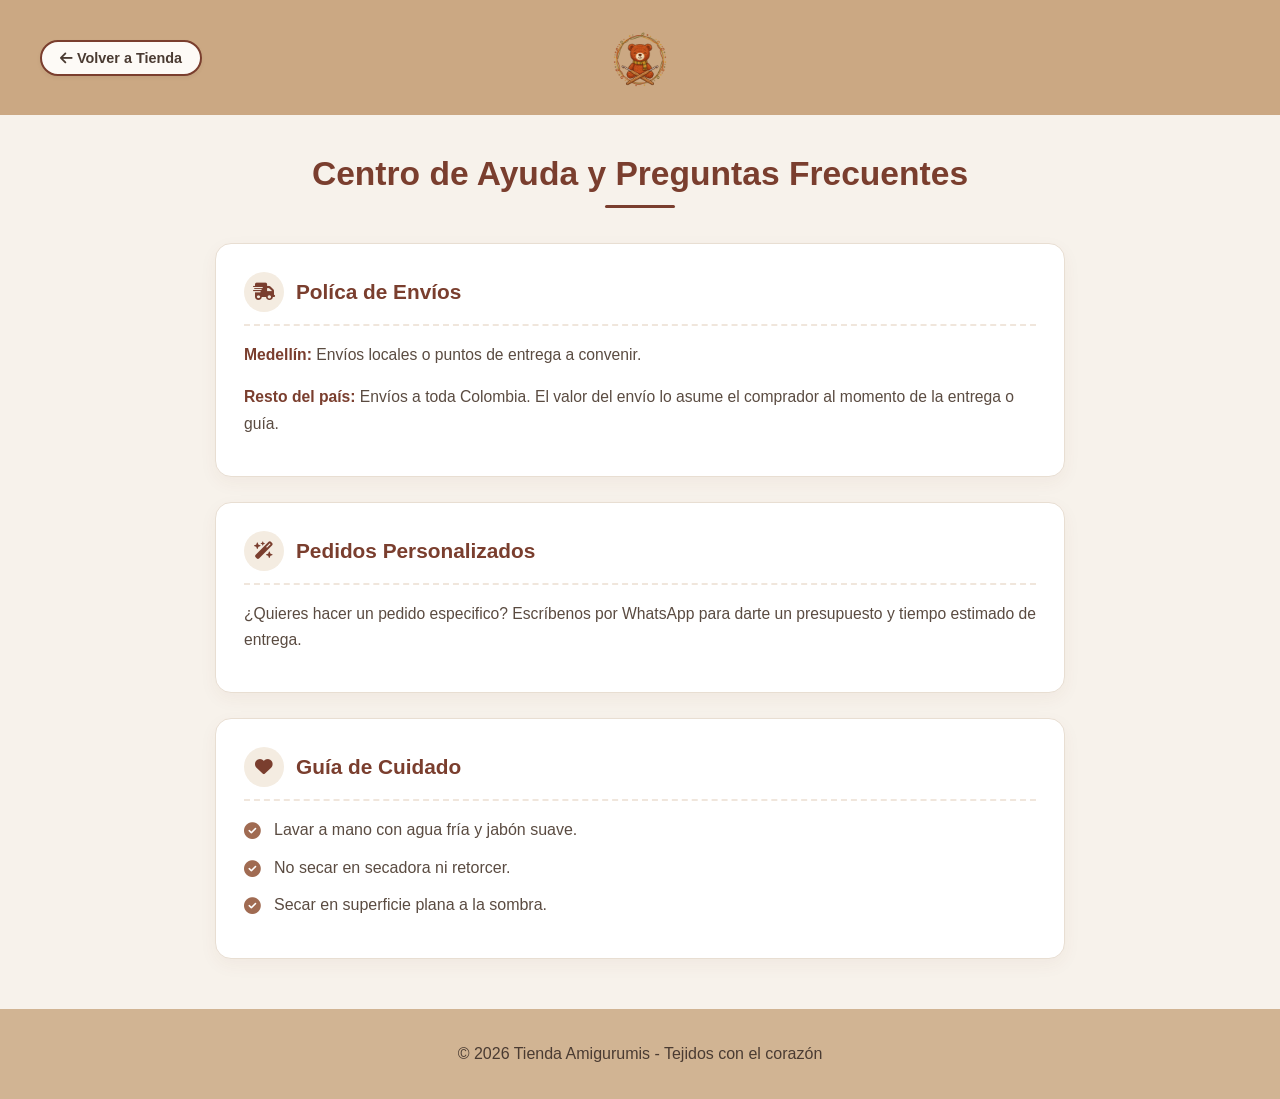
<file: pages/ayuda.html>
<!DOCTYPE html>
<html lang="es">
<head>
    <meta charset="UTF-8">
    <meta name="viewport" content="width=device-width, initial-scale=1.0">
    <title>Centro de Ayuda - Amigurumis</title>
    <link rel="stylesheet" href="../assets/css/styles.css">
    <link rel="stylesheet" href="../assets/css/ayuda-styles.css">
    <link rel="stylesheet" href="https://cdnjs.cloudflare.com/ajax/libs/font-awesome/6.4.0/css/all.min.css">
</head>
<body>

    <header class="header">
        <div class="nav-left">
            <a href="../index.html" class="nav-btn" style="text-decoration: none;">
                <i class="fa-solid fa-arrow-left"></i> Volver a Tienda
            </a>
        </div>
        <div class="nav-center">
            <img src="../assets/img/logo.png" alt="Logo" class="logo">
        </div>
        <div class="nav-right"></div>
    </header>

    <main class="ayuda-container">
        <h1>Centro de Ayuda y Preguntas Frecuentes</h1>

        <section class="ayuda-card">
            <h2><i class="fa-solid fa-truck-fast"></i> Políca de Envíos</h2>
            <p><strong>Medellín:</strong> Envíos locales o puntos de entrega a convenir.</p>
            <p><strong>Resto del país:</strong> Envíos a toda Colombia. El valor del envío lo asume el comprador al momento de la entrega o guía.</p>
        </section>

        <section class="ayuda-card">
            <h2><i class="fa-solid fa-wand-magic-sparkles"></i> Pedidos Personalizados</h2>
            <p>¿Quieres hacer un pedido especifico? Escríbenos por WhatsApp para darte un presupuesto y tiempo estimado de entrega.</p>
        </section>

        <section class="ayuda-card">
            <h2><i class="fa-solid fa-heart"></i> Guía de Cuidado</h2>
            <ul>
                <li>Lavar a mano con agua fría y jabón suave.</li>
                <li>No secar en secadora ni retorcer.</li>
                <li>Secar en superficie plana a la sombra.</li>
            </ul>
        </section>
    </main>

    <footer class="footer">
        <p>&copy; 2026 Tienda Amigurumis - Tejidos con el corazón</p>
    </footer>

</body>
</html>
</file>
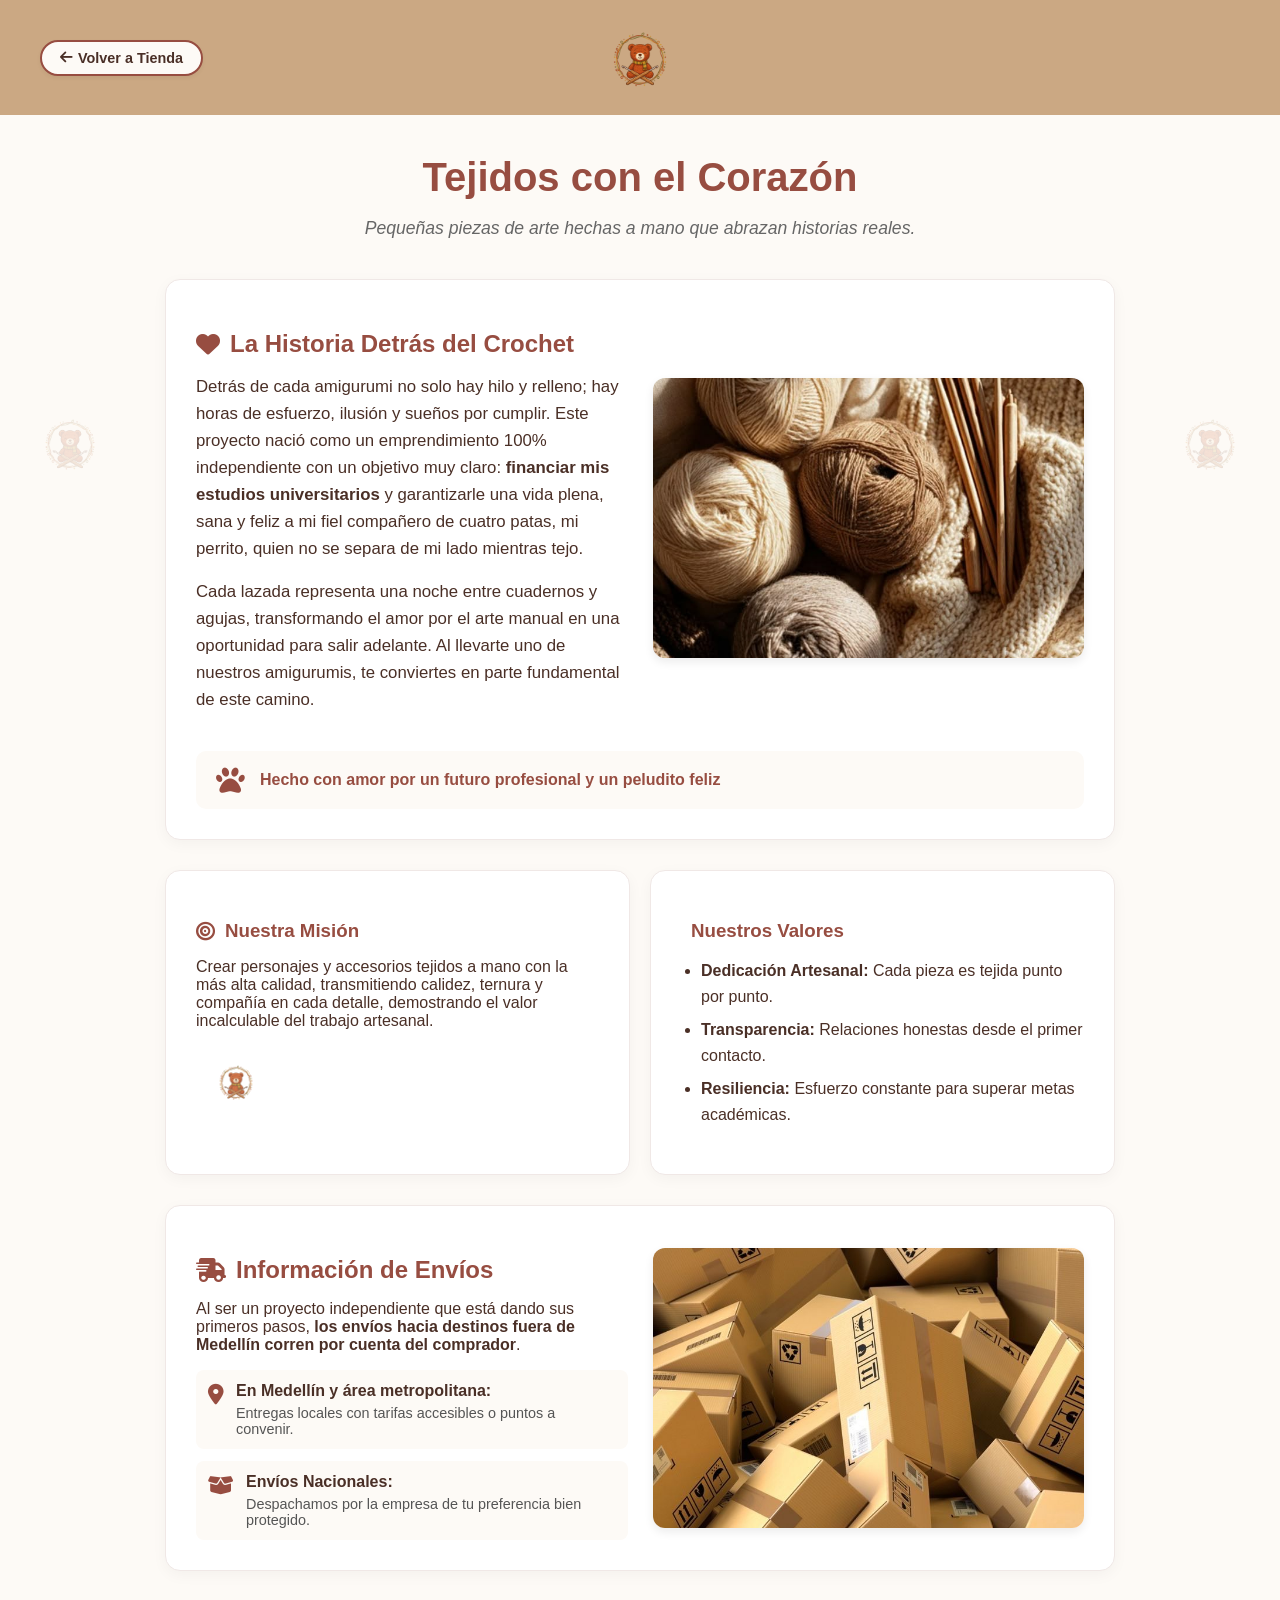
<file: pages/sobre-marca.html>
<!DOCTYPE html>
<html lang="es">
<head>
    <meta charset="UTF-8">
    <meta name="viewport" content="width=device-width, initial-scale=1.0">
    <title>Sobre la Marca - Amigurumis</title>
    <link rel="stylesheet" href="../assets/css/styles.css">
    <link rel="stylesheet" href="../assets/css/marca-styles.css">
    <link rel="stylesheet" href="https://cdnjs.cloudflare.com/ajax/libs/font-awesome/6.4.0/css/all.min.css">
</head>
<body>

    <!-- MARCOS DECORATIVOS LATERALES -->
    <img src="../assets/img/logo.png" alt="Decoración Izquierda" class="marco-lateral marco-izq">
    <img src="../assets/img/logo.png" alt="Decoración Derecha" class="marco-lateral marco-der">

    <header class="header">
        <div class="nav-left">
            <a href="../index.html" class="nav-btn" style="text-decoration: none; display: inline-flex; align-items: center;">
                <i class="fa-solid fa-arrow-left" style="margin-right: 5px;"></i> Volver a Tienda
            </a>
        </div>
        <div class="nav-center">
            <img src="../assets/img/logo.png" alt="Logo" class="logo">
        </div>
        <div class="nav-right"></div>
    </header>

    <main class="marca-main">

        <!-- HERO / PORTADA -->
        <section class="marca-hero">
            <h1>Tejidos con el Corazón</h1>
            <p class="subtitulo">Pequeñas piezas de arte hechas a mano que abrazan historias reales.</p>
        </section>

        <!-- HISTORIA PERSONAL CON IMAGEN -->
        <section class="marca-card historia-card">
            <div class="card-grid-2">
                <div class="historia-texto">
                    <h2><i class="fa-solid fa-heart"></i> La Historia Detrás del Crochet</h2>
                    <p>
                        Detrás de cada amigurumi no solo hay hilo y relleno; hay horas de esfuerzo, ilusión y sueños por cumplir. Este proyecto nació como un emprendimiento 100% independiente con un objetivo muy claro: <strong>financiar mis estudios universitarios</strong> y garantizarle una vida plena, sana y feliz a mi fiel compañero de cuatro patas, mi perrito, quien no se separa de mi lado mientras tejo.
                    </p>
                    <p>
                        Cada lazada representa una noche entre cuadernos y agujas, transformando el amor por el arte manual en una oportunidad para salir adelante. Al llevarte uno de nuestros amigurumis, te conviertes en parte fundamental de este camino.
                    </p>
                </div>
                <div class="card-img-wrapper">
                    <!-- Cambia esta ruta por tu imagen real (ej: tejiendo junto al perrito) -->
                    <img src="../assets/img/tejidos Cafe.jpg" alt="Amigurumis y proceso artesanal" class="seccion-img">
                </div>
            </div>
            
            <div class="historia-badge">
                <i class="fa-solid fa-paw"></i>
                <span>Hecho con amor por un futuro profesional y un peludito feliz</span>
            </div>
        </section>

        <!-- MISIÓN Y VALORES CON IMAGEN -->
        <section class="marca-grid">
            <div class="marca-card">
                <h3><i class="fa-solid fa-bullseye"></i> Nuestra Misión</h3>
                <p>Crear personajes y accesorios tejidos a mano con la más alta calidad, transmitiendo calidez, ternura y compañía en cada detalle, demostrando el valor incalculable del trabajo artesanal.</p>
                <img src="../assets/img/logo.png" alt="Misión artesanal" class="card-mini-img">
            </div>

            <div class="marca-card">
                <h3><i class="fa-solid fa-sparkles"></i> Nuestros Valores</h3>
                <ul>
                    <li><strong>Dedicación Artesanal:</strong> Cada pieza es tejida punto por punto.</li>
                    <li><strong>Transparencia:</strong> Relaciones honestas desde el primer contacto.</li>
                    <li><strong>Resiliencia:</strong> Esfuerzo constante para superar metas académicas.</li>
                </ul>
            </div>
        </section>

        <!-- INFORMACIÓN DE ENVÍOS CON IMAGEN -->
        <section class="marca-card envios-card">
            <div class="card-grid-2">
                <div>
                    <h2><i class="fa-solid fa-truck-fast"></i> Información de Envíos</h2>
                    <p>
                        Al ser un proyecto independiente que está dando sus primeros pasos, <strong>los envíos hacia destinos fuera de Medellín corren por cuenta del comprador</strong>.
                    </p>
                    <div class="envios-detalles">
                        <div class="envio-item">
                            <i class="fa-solid fa-location-dot"></i>
                            <div>
                                <strong>En Medellín y área metropolitana:</strong>
                                <p>Entregas locales con tarifas accesibles o puntos a convenir.</p>
                            </div>
                        </div>
                        <div class="envio-item">
                            <i class="fa-solid fa-box-open"></i>
                            <div>
                                <strong>Envíos Nacionales:</strong>
                                <p>Despachamos por la empresa de tu preferencia bien protegido.</p>
                            </div>
                        </div>
                    </div>
                </div>
                <div class="card-img-wrapper">
                    <!-- Cambia esta ruta por una foto de empaques o envíos -->
                    <img src="../assets/img/envios.jpg" alt="Empaque de amigurumis" class="seccion-img">
                </div>
            </div>
        </section>

    </main>

</body>
</html>
</file>
<file: assets/css/styles.css>
/* Paleta de colores basada en tu diseño */
:root {
    --bg-crema: #fdfaf6;
    --color-cafe-claro: #cba883;
    --color-cafe-rojizo: #974d41;
    --color-tarjeta: #e5cdb2;
    --texto-oscuro: #4a2f26;
}

body {
    margin: 0;
    font-family: 'Segoe UI', Tahoma, Geneva, Verdana, sans-serif;
    background-color: var(--bg-crema);
    color: var(--texto-oscuro);
}
/* ESTRUCTURA Y ALINEACIÓN DE LA BARRA DE NAVEGACIÓN header */
.header {
    display: flex;
    justify-content: space-between;
    align-items: center;
    padding: 15px 40px;
    background-color: var(--color-cafe-claro);
    width: 100%;
    box-sizing: border-box;
    position: sticky;
    top: 0;
    z-index: 1000;
}

.nav-left {
    display: flex;
    align-items: center;
    gap: 12px;
    flex: 1;
}

.nav-center {
    display: flex;
    justify-content: center;
    flex: 1;
}

.nav-center .logo {
    height: 70px;
    width: auto;
    border-radius: 50%;
}

.nav-right {
    display: flex;
    align-items: center;
    justify-content: flex-end;
    gap: 20px;
    flex: 1;
}

.nav-right i, 
.nav-right .icon-link {
    font-size: 1.3rem;
    color: var(--texto-oscuro);
    text-decoration: none;
    cursor: pointer;
    display: flex;
    align-items: center;
    justify-content: center;
    transition: color 0.2s ease;
}

.nav-right i:hover, 
.nav-right .icon-link:hover {
    color: var(--color-cafe-rojizo);
}
/* Agregamos margen a la sección de la foto para que el menú no la tape */
.hero {
    margin-top: 120px; /* 80px del menú + 40px de separación visual */
}

.logo {
    height: 90px; 
    border-radius: 50%;
    margin-top: 15px;
    transition: all 0.3s ease; /* Efecto suave para el logo */
}

.nav-right i {
    font-size: 1.5rem;
    margin-left: 20px;
    color: var(--texto-oscuro);
    cursor: pointer;
}

/* Estas clases se activarán con JavaScript al bajar */
.header.scrolled {
    height: 60px; /* Menú más delgado */
    padding: 5px 40px;
    box-shadow: 0 4px 10px rgba(0,0,0,0.1); /* Agrega una sombrita elegante */
}

.header.scrolled .logo {
    height: 60px; /* Logo más pequeño */
    margin-top: 5px;
}

/* Hero Image (Foto Grande) */
/* Eliminar margen inferior del header */
header.header {
  margin-bottom: 0 !important;
}

/* Pegar la sección Hero al borde superior sin margen */
.hero {
  width: 100%;
  margin: 0 !important;
  padding: 0 !important;
  line-height: 0; /* Elimina el espacio blanco inferior de las imágenes en línea */
}

.hero-img {
  width: 100%;
  display: block;
  height: auto;
  max-height: 450px; /* Ajusta la altura según la estética de tu página */
  object-fit: cover;
}
/* Catálogo */
.catalogo {
    display: flex;
    justify-content: center;
    gap: 30px;
    padding: 40px 20px;
    flex-wrap: wrap;
}

.producto-card {
    background-color: var(--color-tarjeta);
    border-radius: 20px;
    padding: 15px;
    width: 220px;
    text-align: center;
    box-shadow: 0 4px 6px rgba(0,0,0,0.1);
}

.producto-titulo {
    font-size: 1rem;
    margin: 0 0 10px 0;
    font-weight: bold;
}

.producto-img {
    width: 100%;
    border-radius: 15px;
    height: 200px;
    object-fit: cover;
    margin-bottom: 10px;
}

.producto-footer {
    display: flex;
    justify-content: space-between;
    align-items: center;
    padding: 0 5px;
}

.precio {
    background-color: var(--color-cafe-rojizo);
    color: white;
    padding: 5px 20px;
    border-radius: 15px;
    font-weight: bold;
}

.corazon {
    color: var(--color-cafe-rojizo);
    font-size: 1.5rem;
    cursor: pointer;
}

/* FOOTER ALINEADO A LA IZQUIERDA CON ESPACIADO */
.footer {
    background-color: var(--color-cafe-claro);
    padding: 25px 40px;
    width: 100%;
    box-sizing: border-box;
    display: flex;
    justify-content: center; /* Centra el bloque contenedor en la pantalla */
    margin-top: 50px;
}

.footer-container {
    display: flex;
    align-items: center;
    gap: 50px; /* Espacio entre el logo y las opciones */
    width: 100%;
    max-width: 1100px;
}

.footer-logo {
    height: 65px;
    border-radius: 50%;
}

.footer-links {
    display: flex;
    gap: 35px; /* Espaciado individual entre contacto, ayuda y sobre la marca */
}

.footer-links a {
    text-decoration: none;
    color: var(--texto-oscuro);
    font-weight: bold;
    font-size: 1rem;
    transition: color 0.2s ease;
}

.footer-links a:hover {
    color: var(--color-cafe-rojizo);
}
/* Estas clases se activarán con JavaScript al bajar */
.header.scrolled {
    height: 60px; /* Menú más delgado */
    padding: 5px 40px;
    box-shadow: 0 4px 10px rgba(0,0,0,0.1); /* Agrega una sombrita elegante */
}

.header.scrolled .logo {
    height: 60px; /* Logo más pequeño */
    margin-top: 5px;
}

/* BOTONES DE NAVEGACIÓN (todo, accesorios, amigurumis) */
.nav-left {
    display: flex;
    gap: 10px;
}

.nav-btn {
    background-color: var(--bg-crema);
    color: var(--texto-oscuro);
    border: 2px solid var(--color-cafe-rojizo);
    padding: 8px 18px;
    border-radius: 25px;
    font-weight: bold;
    font-size: 0.9rem;
    cursor: pointer;
    transition: all 0.3s ease;
    box-shadow: 0 2px 4px rgba(0, 0, 0, 0.05);
}

.nav-btn:hover,
.nav-btn.active {
    background-color: var(--color-cafe-rojizo);
    color: white;
    transform: translateY(-2px);
    box-shadow: 0 4px 8px rgba(0, 0, 0, 0.15);
}

.icon-link {
    color: inherit;
    text-decoration: none;
    display: flex;
    align-items: center;
    cursor: pointer;
}

.icon-link:hover {
    color: var(--color-cafe-rojizo);
}

.user-dropdown {
  position: relative;
  display: inline-block;
}

.dropdown-content {
  display: none;
  position: absolute;
  right: 0;
  background-color: #ffffff;
  min-width: 160px;
  box-shadow: 0px 8px 16px rgba(0,0,0,0.15);
  border-radius: 8px;
  overflow: hidden;
  z-index: 1000;
}

.user-dropdown:hover .dropdown-content {
  display: block;
}

.dropdown-content a, 
.dropdown-content button {
  color: #333;
  padding: 12px 16px;
  text-decoration: none;
  display: block;
  width: 100%;
  text-align: left;
  background: none;
  border: none;
  cursor: pointer;
  font-size: 14px;
}

.dropdown-content a:hover, 
.dropdown-content button:hover {
  background-color: #f1f1f1;
}

/* Estilos para limpiar el botón del usuario en el header */
.user-btn {
  background: transparent;
  border: none;
  color: var(--texto-oscuro);
  font-size: 1.3rem;
  cursor: pointer;
  padding: 0;
  display: flex;
  align-items: center;
  justify-content: center;
  transition: color 0.2s ease;
}

.user-btn:hover {
  color: var(--color-cafe-rojizo);
}
/* Cuadrícula organizada para el catálogo */
.catalogo {
  display: grid;
  grid-template-columns: repeat(auto-fill, minmax(260px, 1fr));
  gap: 25px;
  max-width: 1200px;
  margin: 30px auto;
  padding: 0 20px;
}

/* Tarjeta del producto */
.producto-card {
  background-color: #f4ece1;
  border-radius: 15px;
  padding: 15px;
  display: flex;
  flex-direction: column;
  align-items: center;
  text-align: center;
  box-shadow: 0 4px 10px rgba(0, 0, 0, 0.05);
}

/* Control estricto de la imagen para evitar desbordes */
.producto-card img {
  width: 100%;
  height: 220px;
  object-fit: cover;
  border-radius: 10px;
  margin-bottom: 12px;
}

/* Footer con precio y botón de favorito */
.prod-footer {
  display: flex;
  align-items: center;
  justify-content: space-between;
  width: 100%;
  margin-top: 10px;
}
/* Botón Ver Detalles en las tarjetas del catálogo */
.prod-footer a {
  background-color: var(--color-cafe-rojizo, #7a3e2e);
  color: #ffffff !important;
  padding: 8px 14px;
  border-radius: 20px;
  text-decoration: none !important;
  font-size: 0.85rem;
  font-weight: 600;
  display: inline-block;
  transition: all 0.2s ease;
}

/* Efecto al pasar el mouse */
.prod-footer a:hover {
  background-color: #5a2d21;
  transform: translateY(-2px);
  box-shadow: 0 3px 8px rgba(0, 0, 0, 0.15);
}
/* Barra de Búsqueda */
/* Contenedor desplegable de búsqueda */
.search-box {
  display: flex;
  align-items: center;
  background-color: transparent;
  border: 1px solid transparent;
  border-radius: 20px;
  padding: 5px 8px;
  transition: all 0.3s cubic-bezier(0.4, 0, 0.2, 1);
}

/* Icono de la lupa */
.search-box button {
  background: transparent;
  border: none;
  color: var(--color-cafe-rojizo, #7a3e2e);
  cursor: pointer;
  font-size: 1.1rem;
  display: flex;
  align-items: center;
  justify-content: center;
}

/* Campo de entrada colapsado por defecto */
.search-box input {
  width: 0;
  opacity: 0;
  border: none;
  outline: none;
  background: transparent;
  font-size: 0.85rem;
  color: var(--texto-oscuro);
  padding: 0;
  transition: all 0.3s cubic-bezier(0.4, 0, 0.2, 1);
}

/* Al pasar el cursor (:hover) O al hacer clic para escribir (:focus-within) */
.search-box:hover,
.search-box:focus-within {
  background-color: #ffffff;
  border-color: #e0d5c8;
  box-shadow: 0 3px 10px rgba(0, 0, 0, 0.08);
  padding: 5px 12px;
}

.search-box:hover input,
.search-box:focus-within input {
  width: 180px; /* Ancho del campo desplegado */
  opacity: 1;
  padding-left: 8px;
}

/* BURBUJAS FLOTANTES LATERALES */
.social-floating {
  position: fixed;
  bottom: 25px;
  right: 25px;
  display: flex;
  flex-direction: column;
  gap: 12px;
  z-index: 999;
}

.btn-float {
  width: 48px;
  height: 48px;
  border-radius: 50%;
  display: flex;
  align-items: center;
  justify-content: center;
  color: #ffffff !important;
  font-size: 1.5rem;
  box-shadow: 0 4px 12px rgba(0, 0, 0, 0.18);
  text-decoration: none !important;
  transition: transform 0.25s ease, box-shadow 0.25s ease;
}

.btn-float:hover {
  transform: scale(1.1);
  box-shadow: 0 6px 16px rgba(0, 0, 0, 0.25);
}

.btn-float.whatsapp {
  background-color: #25d366;
}

.btn-float.instagram {
  background: linear-gradient(45deg, #f09433 0%, #e6683c 25%, #dc2743 50%, #cc2366 75%, #bc1888 100%);
}

/* DESPLEGABLE DE CONTACTO EN EL FOOTER */
.footer-contacto-dropdown {
  position: relative;
  display: inline-block;
}

.footer-contacto-btn {
  background: transparent;
  border: none;
  color: var(--texto-oscuro, #4a3b32);
  font-size: 1rem;
  font-weight: 600;
  cursor: pointer;
  display: inline-flex;
  align-items: center;
  gap: 6px;
  padding: 0;
  font-family: inherit;
}

.footer-contacto-list {
  display: none;
  position: absolute;
  bottom: 100%;
  left: 50%;
  transform: translateX(-50%);
  margin-bottom: 10px;
  background-color: #ffffff;
  border: 1px solid #e0d5c8;
  border-radius: 12px;
  box-shadow: 0 6px 16px rgba(0, 0, 0, 0.1);
  padding: 8px 0;
  min-width: 150px;
  z-index: 100;
}

/* Mostrar lista al pasar el cursor */
/* Se muestra solo cuando tiene la clase 'active' mediante clic */
.footer-contacto-dropdown.active .footer-contacto-list {
  display: flex;
  flex-direction: column;
}

.footer-contacto-list a {
  padding: 8px 16px;
  color: var(--texto-oscuro, #4a3b32);
  text-decoration: none !important;
  font-size: 0.9rem;
  display: flex;
  align-items: center;
  gap: 10px;
  transition: background-color 0.2s ease;
}

.footer-contacto-list a:hover {
  background-color: var(--bg-crema, #f4ece1);
  color: var(--color-cafe-rojizo, #7a3e2e);
}

/* Estilos del Footer y Logo */
.footer {
  background-color: var(--color-bg-footer, #d1b493);
  padding: 20px 0;
  text-align: center;
}

.footer-content {
  display: flex;
  align-items: center;
  justify-content: center;
  gap: 30px;
  margin-bottom: 10px;
}

.footer-logo {
  height: 45px;
  width: auto;
  object-fit: contain;
}

.footer-links {
  display: flex;
  align-items: center;
  gap: 20px;
}
</file>
<file: assets/css/ayuda-styles.css>
:root {
  --color-cafe-rojizo: #7a3e2e;
  --color-cafe-suave: #a06b52;
  --bg-pagina: #f7f2eb;
  --bg-card: #ffffff;
  --border-suave: #e8ded2;
  --texto-oscuro: #4a3b32;
}

body {
  background-color: var(--bg-pagina);
  color: var(--texto-oscuro);
}

/* CONTENEDOR PRINCIPAL */
.ayuda-container {
  max-width: 850px;
  margin: 40px auto;
  padding: 0 20px;
}

.ayuda-container h1 {
  text-align: center;
  color: var(--color-cafe-rojizo);
  font-size: 2.1rem;
  margin-bottom: 35px;
  position: relative;
}

.ayuda-container h1::after {
  content: '';
  display: block;
  width: 70px;
  height: 3px;
  background-color: var(--color-cafe-rojizo);
  margin: 12px auto 0;
  border-radius: 2px;
}

/* TARJETAS ESTILIZADAS */
.ayuda-card {
  background: var(--bg-card);
  border: 1px solid var(--border-suave);
  border-radius: 16px;
  padding: 28px;
  margin-bottom: 25px;
  box-shadow: 0 6px 18px rgba(122, 62, 46, 0.05);
  transition: transform 0.25s ease, box-shadow 0.25s ease;
}

.ayuda-card:hover {
  transform: translateY(-4px);
  box-shadow: 0 10px 22px rgba(122, 62, 46, 0.1);
}

/* ENCABEZADOS E ICONOS */
.ayuda-card h2 {
  color: var(--color-cafe-rojizo);
  font-size: 1.3rem;
  margin-top: 0;
  margin-bottom: 16px;
  display: flex;
  align-items: center;
  gap: 12px;
  border-bottom: 2px dashed #f0e6dc;
  padding-bottom: 12px;
}

.ayuda-card h2 i {
  background-color: #f4ece1;
  color: var(--color-cafe-rojizo);
  width: 40px;
  height: 40px;
  border-radius: 50%;
  display: flex;
  align-items: center;
  justify-content: center;
  font-size: 1.1rem;
  flex-shrink: 0;
}

/* CONTENIDO Y TEXTOS */
.ayuda-card p {
  line-height: 1.7;
  color: #5a4b41;
  margin-bottom: 10px;
  font-size: 0.98rem;
}

.ayuda-card p strong {
  color: var(--color-cafe-rojizo);
}

/* LISTA DE GUÍA DE CUIDADO */
.ayuda-card ul {
  list-style: none;
  padding-left: 0;
  margin: 10px 0 0 0;
}

.ayuda-card ul li {
  position: relative;
  padding-left: 30px;
  margin-bottom: 12px;
  line-height: 1.6;
  color: #5a4b41;
}

.ayuda-card ul li::before {
  content: "\f058";
  font-family: "Font Awesome 6 Free";
  font-weight: 900;
  position: absolute;
  left: 0;
  top: 1px;
  color: var(--color-cafe-suave);
  font-size: 1.05rem;
}

/* RESPONSIVE */
@media (max-width: 600px) {
  .ayuda-container h1 {
    font-size: 1.6rem;
  }

  .ayuda-card {
    padding: 20px;
  }

  .ayuda-card h2 {
    font-size: 1.1rem;
  }
}
</file>
<file: assets/css/marca-styles.css>
.marca-main {
  max-width: 900px;
  margin: 40px auto;
  padding: 0 20px;
}

.marca-hero {
  text-align: center;
  margin-bottom: 40px;
}

.marca-hero h1 {
  font-size: 2.5rem;
  color: var(--color-cafe-rojizo);
  margin-bottom: 10px;
}

.marca-hero .subtitulo {
  font-size: 1.1rem;
  color: #666;
  font-style: italic;
}

.marca-card {
  background: white;
  border-radius: 15px;
  padding: 30px;
  margin-bottom: 30px;
  box-shadow: 0 4px 15px rgba(0,0,0,0.04);
  border: 1px solid #f0e8e6;
}

.historia-card h2, .marca-card h3, .envios-card h2 {
  color: var(--color-cafe-rojizo);
  display: flex;
  align-items: center;
  gap: 10px;
  margin-bottom: 15px;
}

.historia-texto p {
  line-height: 1.7;
  color: var(--texto-oscuro);
  margin-bottom: 15px;
  font-size: 1.05rem;
}

.historia-badge {
  margin-top: 20px;
  background-color: var(--bg-crema);
  padding: 15px 20px;
  border-radius: 10px;
  display: flex;
  align-items: center;
  gap: 15px;
  color: var(--color-cafe-rojizo);
  font-weight: bold;
}

.historia-badge i {
  font-size: 1.8rem;
}

.marca-grid {
  display: grid;
  grid-template-columns: repeat(auto-fit, minmax(300px, 1fr));
  gap: 20px;
  margin-bottom: 30px;
}

.marca-grid .marca-card {
  margin-bottom: 0;
}

.marca-grid ul {
  padding-left: 20px;
  line-height: 1.6;
}

.marca-grid li {
  margin-bottom: 10px;
  color: var(--texto-oscuro);
}

.envios-detalles {
  display: grid;
  grid-template-columns: repeat(auto-fit, minmax(280px, 1fr));
  gap: 20px;
  margin-top: 20px;
}

.envio-item {
  display: flex;
  align-items: flex-start;
  gap: 15px;
  background: var(--bg-crema);
  padding: 15px;
  border-radius: 10px;
}

.envio-item i {
  font-size: 1.5rem;
  color: var(--color-cafe-rojizo);
  margin-top: 3px;
}

.envio-item strong {
  display: block;
  color: var(--texto-oscuro);
  margin-bottom: 5px;
}

.envio-item p {
  margin: 0;
  font-size: 0.95rem;
  color: #555;
}
/* --- MARCOS LATERALES DECORATIVOS --- */
.marco-lateral {
  position: fixed;
  top: 50%;
  transform: translateY(-50%);
  width: 120px;
  height: auto;
  opacity: 0.15; /* Sutil transparencia para no distraer */
  pointer-events: none; /* No interfiere con clics */
  z-index: 1;
}

.marco-izq {
  left: 10px;
}

.marco-der {
  right: 10px;
}

/* Ocultar marcos en dispositivos móviles para evitar desbordamiento */
@media (max-width: 1100px) {
  .marco-lateral {
    display: none;
  }
}

/* --- ESTRUCTURA GENERAL DE CONTENIDO --- */
.marca-main {
  max-width: 950px;
  margin: 40px auto;
  padding: 0 20px;
  position: relative;
  z-index: 2;
}

.marca-hero {
  text-align: center;
  margin-bottom: 40px;
}

.marca-hero h1 {
  font-size: 2.5rem;
  color: var(--color-cafe-rojizo);
  margin-bottom: 10px;
}

.marca-hero .subtitulo {
  font-size: 1.1rem;
  color: #666;
  font-style: italic;
}

.marca-card {
  background: white;
  border-radius: 15px;
  padding: 30px;
  margin-bottom: 30px;
  box-shadow: 0 4px 15px rgba(0,0,0,0.04);
  border: 1px solid #f0e8e6;
}

/* Layouts de 2 Columnas para Texto e Imagen */
.card-grid-2 {
  display: grid;
  grid-template-columns: 1fr 1fr;
  gap: 25px;
  align-items: center;
}

@media (max-width: 768px) {
  .card-grid-2 {
    grid-template-columns: 1fr;
  }
}

.card-img-wrapper {
  width: 100%;
  height: 100%;
  display: flex;
  align-items: center;
  justify-content: center;
}

.seccion-img {
  width: 100%;
  max-height: 280px;
  object-fit: cover;
  border-radius: 12px;
  box-shadow: 0 4px 10px rgba(0,0,0,0.08);
}

.card-mini-img {
  width: 80px;
  height: 80px;
  object-fit: contain;
  margin-top: 15px;
  display: block;
  opacity: 0.8;
}

/* Detalle de Historia y Valores */
.historia-texto p {
  line-height: 1.6;
  color: var(--texto-oscuro);
  margin-bottom: 12px;
}

.historia-card h2, .marca-card h3, .envios-card h2 {
  color: var(--color-cafe-rojizo);
  display: flex;
  align-items: center;
  gap: 10px;
  margin-bottom: 15px;
}

.historia-badge {
  margin-top: 25px;
  background-color: var(--bg-crema);
  padding: 15px 20px;
  border-radius: 10px;
  display: flex;
  align-items: center;
  gap: 15px;
  color: var(--color-cafe-rojizo);
  font-weight: bold;
}

.historia-badge i {
  font-size: 1.8rem;
}

.marca-grid {
  display: grid;
  grid-template-columns: repeat(auto-fit, minmax(280px, 1fr));
  gap: 20px;
  margin-bottom: 30px;
}

.marca-grid .marca-card {
  margin-bottom: 0;
}

.marca-grid ul {
  padding-left: 20px;
  line-height: 1.6;
}

.marca-grid li {
  margin-bottom: 8px;
  color: var(--texto-oscuro);
}

/* Envíos */
.envios-detalles {
  display: flex;
  flex-direction: column;
  gap: 12px;
  margin-top: 15px;
}

.envio-item {
  display: flex;
  align-items: flex-start;
  gap: 12px;
  background: var(--bg-crema);
  padding: 12px;
  border-radius: 8px;
}

.envio-item i {
  font-size: 1.3rem;
  color: var(--color-cafe-rojizo);
  margin-top: 2px;
}

.envio-item strong {
  display: block;
  color: var(--texto-oscuro);
}

.envio-item p {
  margin: 0;
  font-size: 0.9rem;
  color: #555;
}
</file>
